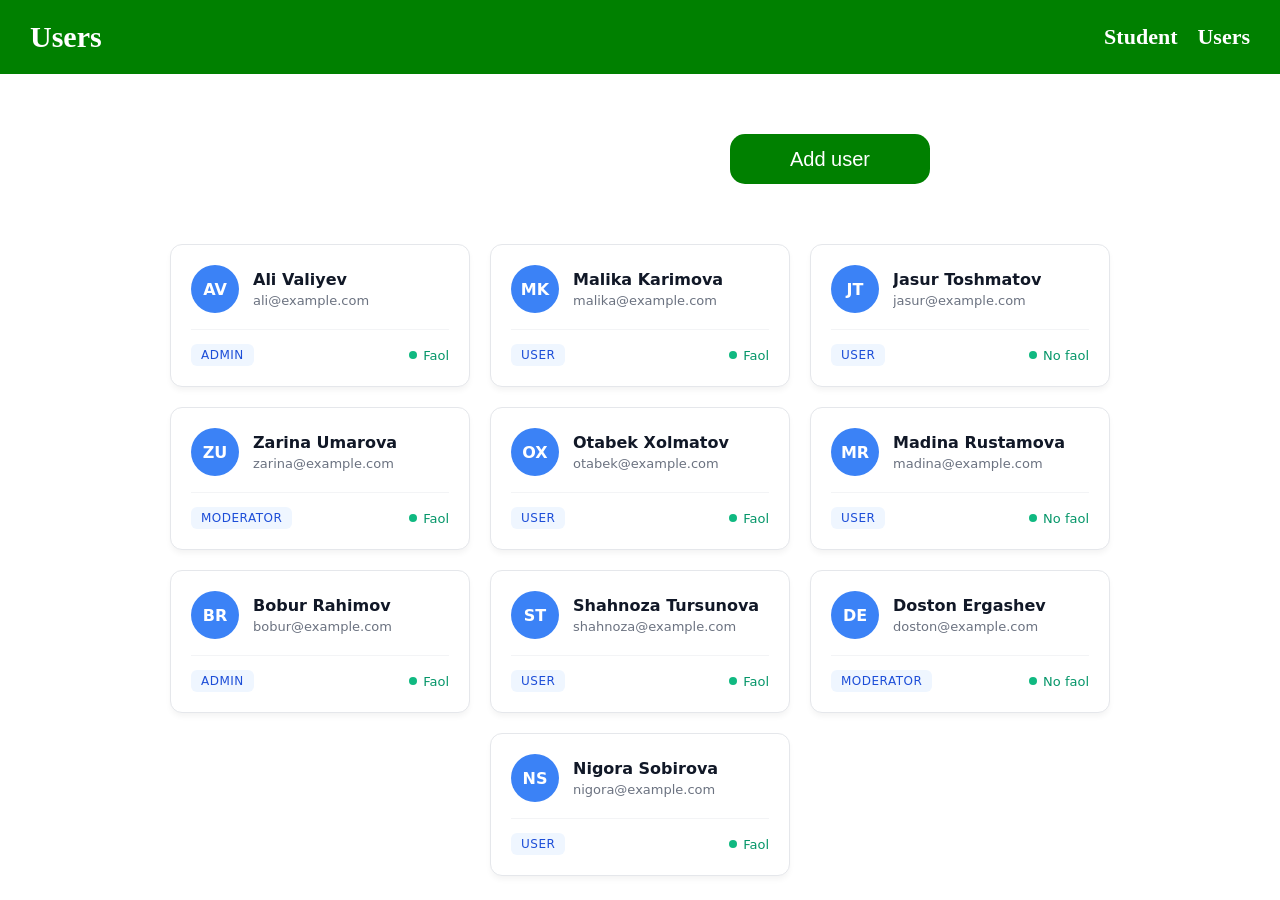
<file: index.html>
<!doctype html>
<html lang="en">
  <head>
    <meta charset="UTF-8" />
    <meta name="viewport" content="width=device-width, initial-scale=1.0" />
    <title>CRUD</title>
    <!-- css -->
    <link rel="stylesheet" href="./css/main.css" />
  </head>
  <body>
    <header>
      <nav class="container">
        <h3 class="logo"><a href="./index.html">Users</a></h3>

        <div class="links">
          <a class="link" href="student.html" target="_blank">Student</a>
          <a class="link" href="index.html" >Users</a>
        </div>
      </nav>
    </header>

    <main>
      <div class="btn-container">
        <button class="btn" >Add user</button>
      </div>

      <section class="users-wrapper">
        <div class="container users-container">
          
        </div>
      </section>
    </main>

    <!-- add -->

    <div class="modal-overlay hidden" id="userModal">
      <div class="modal">
        <div class="modal__header">
          <h2 class="modal__title">Yangi foydalanuvchi qo'shish</h2>
          <button type="button" class="modal__close" aria-label="Yopish">
            &times;
          </button>
        </div>

        <form class="modal__form" id="addUserForm">
          <div class="modal__field">
            <label class="modal__label" for="userName">Ism va familiya</label>
            <input
              class="modal__input"
              type="text"
              id="userName"
              name="name"
              placeholder="Masalan: Ali Valiyev"
              required
            />
          </div>

          <div class="modal__field">
            <label class="modal__label" for="userEmail">Email</label>
            <input
              class="modal__input"
              type="email"
              id="userEmail"
              name="email"
              placeholder="ali@example.com"
              required
            />
          </div>

          <div class="modal__field">
            <label class="modal__label" for="userRole">Rol</label>
            <select class="modal__select" id="userRole" name="role">
              <option value="user">User</option>
              <option value="moderator">Moderator</option>
              <option value="admin">Admin</option>
            </select>
          </div>

          <div class="modal__checkbox-group">
            <input
              class="modal__checkbox"
              type="checkbox"
              id="userIsActive"
              name="isActive"
              checked
            />
            <label class="modal__checkbox-label" for="userIsActive"
              >Faol holatda (isActive)</label
            >
          </div>

          <div class="modal__actions">
            <button type="reset" class="modal__btn modal__btn--reset">
              Tozalash
            </button>
            <button type="submit" class="modal__btn modal__btn--submit"  id="saqlash">
              Saqlash
            </button>
          </div>
        </form>
      </div>
    </div>

    <script type="module" src="./js/app.js"></script>
  </body>
</html>
</file>
<file: css/main.css>
* {
  margin: 0;
  padding: 0;
  box-sizing: border-box;
}

a {
  text-decoration: none;
}

li {
  list-style: none;
}

input {
  outline: none;
}

button {
  border: none;
}

.container {
  width: 100%;
  max-width: 1240px;
  margin-left: auto;
  margin-right: auto;
  padding-left: 10px;
  padding-right: 10px;
}

.users-container{
    display: flex;
    flex-direction: row;
    justify-content: center;
    gap: 20px;
    flex-wrap: wrap;
}

.btn-container{
    display: flex;
    justify-content: end;
    padding-right: 350px;
    padding-top: 60px;
}
.btn{
    width: 200px;
    height: 50px;
    background-color: green;
    border-radius: 15px;
    font-size: 20px;
    color: #fff;
}

header {
  padding: 20px;
  background-color: green;
}

nav {
  display: flex;
  align-items: center;
  justify-content: space-between;

  a {
    color: white;
    font-size: 22px;
    font-weight: 600;
  }
}

.logo a {
  font-size: 30px;
  font-weight: 700;
}

.links {
  display: flex;
  align-items: center;
  gap: 20px;
}

.users-wrapper {
  padding-top: 60px;
}

.user-card {
  width: 300px;
  padding: 20px;
  background-color: #ffffff;
  border: 1px solid #e5e7eb;
  border-radius: 12px;
  box-shadow: 0 4px 6px -1px rgba(0, 0, 0, 0.05);
  font-family:
    system-ui,
    -apple-system,
    sans-serif;
  transition:
    transform 0.2s ease,
    box-shadow 0.2s ease;
}

.user-card:hover {
  transform: translateY(-2px);
  box-shadow: 0 10px 15px -3px rgba(0, 0, 0, 0.1);
}

.user-card__header {
  display: flex;
  align-items: center;
  gap: 14px;
  margin-bottom: 16px;
}

.user-card__avatar {
  width: 48px;
  height: 48px;
  border-radius: 50%;
  background-color: #3b82f6;
  color: #ffffff;
  font-weight: 600;
  font-size: 16px;
  display: flex;
  align-items: center;
  justify-content: center;
  flex-shrink: 0;
}

.user-card__info {
  overflow: hidden;
}

.user-card__name {
  margin: 0 0 4px 0;
  font-size: 16px;
  font-weight: 600;
  color: #111827;
  white-space: nowrap;
  overflow: hidden;
  text-overflow: ellipsis;
}

.user-card__email {
  margin: 0;
  font-size: 13px;
  color: #6b7280;
  white-space: nowrap;
  overflow: hidden;
  text-overflow: ellipsis;
}

.user-card__footer {
  display: flex;
  align-items: center;
  justify-content: space-between;
  padding-top: 14px;
  border-top: 1px solid #f3f4f6;
}

.user-card__role {
  padding: 4px 10px;
  font-size: 12px;
  font-weight: 500;
  text-transform: uppercase;
  letter-spacing: 0.5px;
  background-color: #eff6ff;
  color: #1d4ed8;
  border-radius: 6px;
}

.user-card__status {
  display: flex;
  align-items: center;
  gap: 6px;
  font-size: 13px;
  font-weight: 500;
}

.user-card__status::before {
  content: "";
  width: 8px;
  height: 8px;
  border-radius: 50%;
}

.user-card__status--active {
  color: #059669;
}

.user-card__status--active::before {
  background-color: #10b981;
}

.user-card__status--inactive {
  color: #dc2626;
}

.user-card__status--inactive::before {
  background-color: #ef4444;
}


/* add */


.modal-overlay {
  position: fixed;
  inset: 0;
  background-color: rgba(17, 24, 39, 0.5);
  backdrop-filter: blur(2px);
  display: flex;
  align-items: center;
  justify-content: center;
  padding: 16px;
  z-index: 1000;
  font-family: system-ui, -apple-system, sans-serif;
}

.modal {
  width: 100%;
  max-width: 420px;
  background-color: #ffffff;
  border-radius: 14px;
  box-shadow: 0 20px 25px -5px rgba(0, 0, 0, 0.1), 0 8px 10px -6px rgba(0, 0, 0, 0.1);
  overflow: hidden;
  animation: modalFadeIn 0.2s ease-out;
}

@keyframes modalFadeIn {
  from {
    opacity: 0;
    transform: scale(0.95);
  }
  to {
    opacity: 1;
    transform: scale(1);
  }
}

.modal__header {
  display: flex;
  align-items: center;
  justify-content: space-between;
  padding: 18px 24px;
  border-bottom: 1px solid #f3f4f6;
}

.modal__title {
  margin: 0;
  font-size: 18px;
  font-weight: 600;
  color: #111827;
}

.modal__close {
  background: none;
  border: none;
  font-size: 24px;
  line-height: 1;
  color: #9ca3af;
  cursor: pointer;
  padding: 0;
  transition: color 0.15s ease;
}

.modal__close:hover {
  color: #111827;
}

.modal__form {
  padding: 20px 24px 24px;
  display: flex;
  flex-direction: column;
  gap: 16px;
}

.modal__field {
  display: flex;
  flex-direction: column;
  gap: 6px;
}

.modal__label {
  font-size: 14px;
  font-weight: 500;
  color: #374151;
}

.modal__input,
.modal__select {
  width: 100%;
  padding: 10px 12px;
  font-size: 14px;
  color: #111827;
  background-color: #ffffff;
  border: 1px solid #d1d5db;
  border-radius: 8px;
  box-sizing: border-box;
  outline: none;
  transition: border-color 0.15s ease, box-shadow 0.15s ease;
}

.modal__input:focus,
.modal__select:focus {
  border-color: #3b82f6;
  box-shadow: 0 0 0 3px rgba(59, 130, 246, 0.15);
}

.modal__checkbox-group {
  display: flex;
  align-items: center;
  gap: 8px;
  margin-top: 2px;
}

.modal__checkbox {
  width: 16px;
  height: 16px;
  accent-color: #3b82f6;
  cursor: pointer;
}

.modal__checkbox-label {
  font-size: 14px;
  color: #374151;
  cursor: pointer;
  user-select: none;
}

.modal__actions {
  display: flex;
  justify-content: flex-end;
  gap: 10px;
  margin-top: 8px;
  padding-top: 16px;
  border-top: 1px solid #f3f4f6;
}

.modal__btn {
  padding: 10px 18px;
  font-size: 14px;
  font-weight: 500;
  border-radius: 8px;
  cursor: pointer;
  transition: background-color 0.15s ease, border-color 0.15s ease;
}

.modal__btn--reset {
  background-color: #ffffff;
  color: #374151;
  border: 1px solid #d1d5db;
}

.modal__btn--reset:hover {
  background-color: #f9fafb;
}

.modal__btn--submit {
  background-color: #3b82f6;
  color: #ffffff;
  border: 1px solid #3b82f6;
}

.modal__btn--submit:hover {
  background-color: #2563eb;
  border-color: #2563eb;
}

.hidden{
  display: none;
}
</file>
